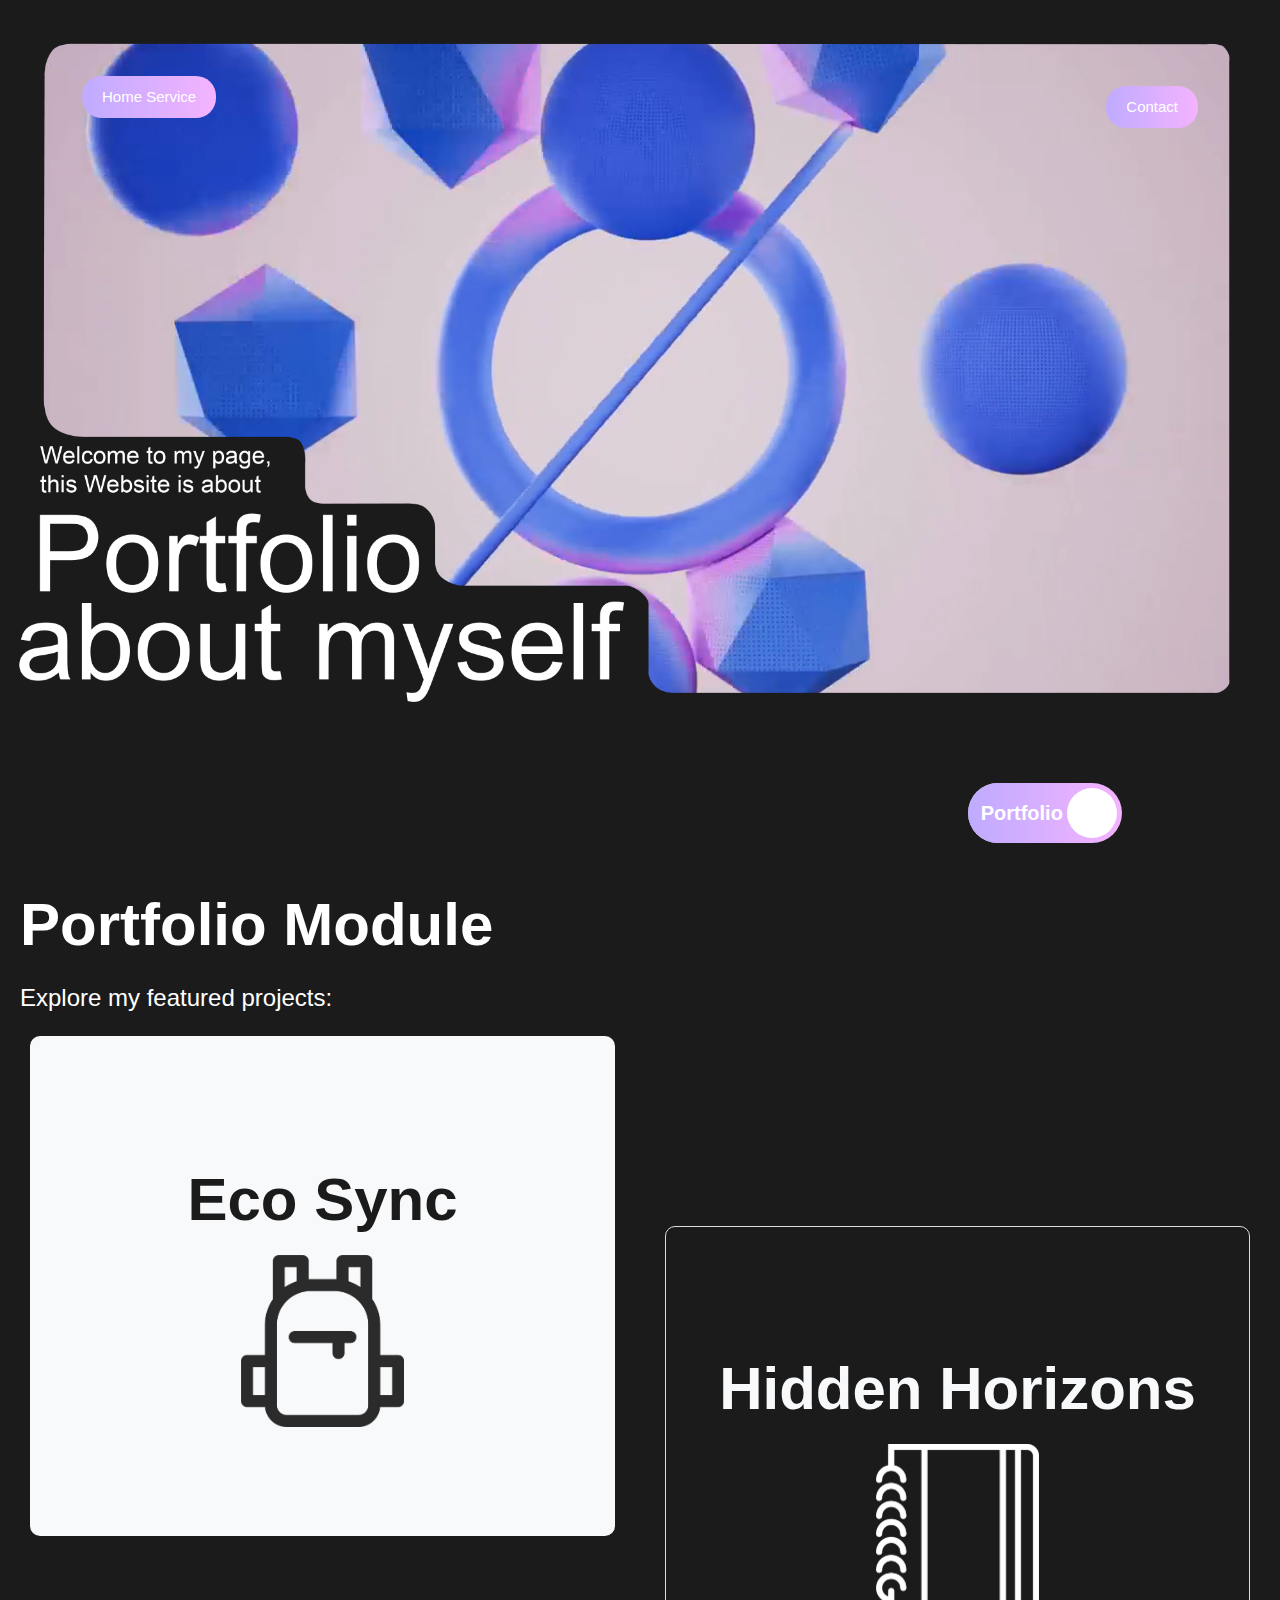
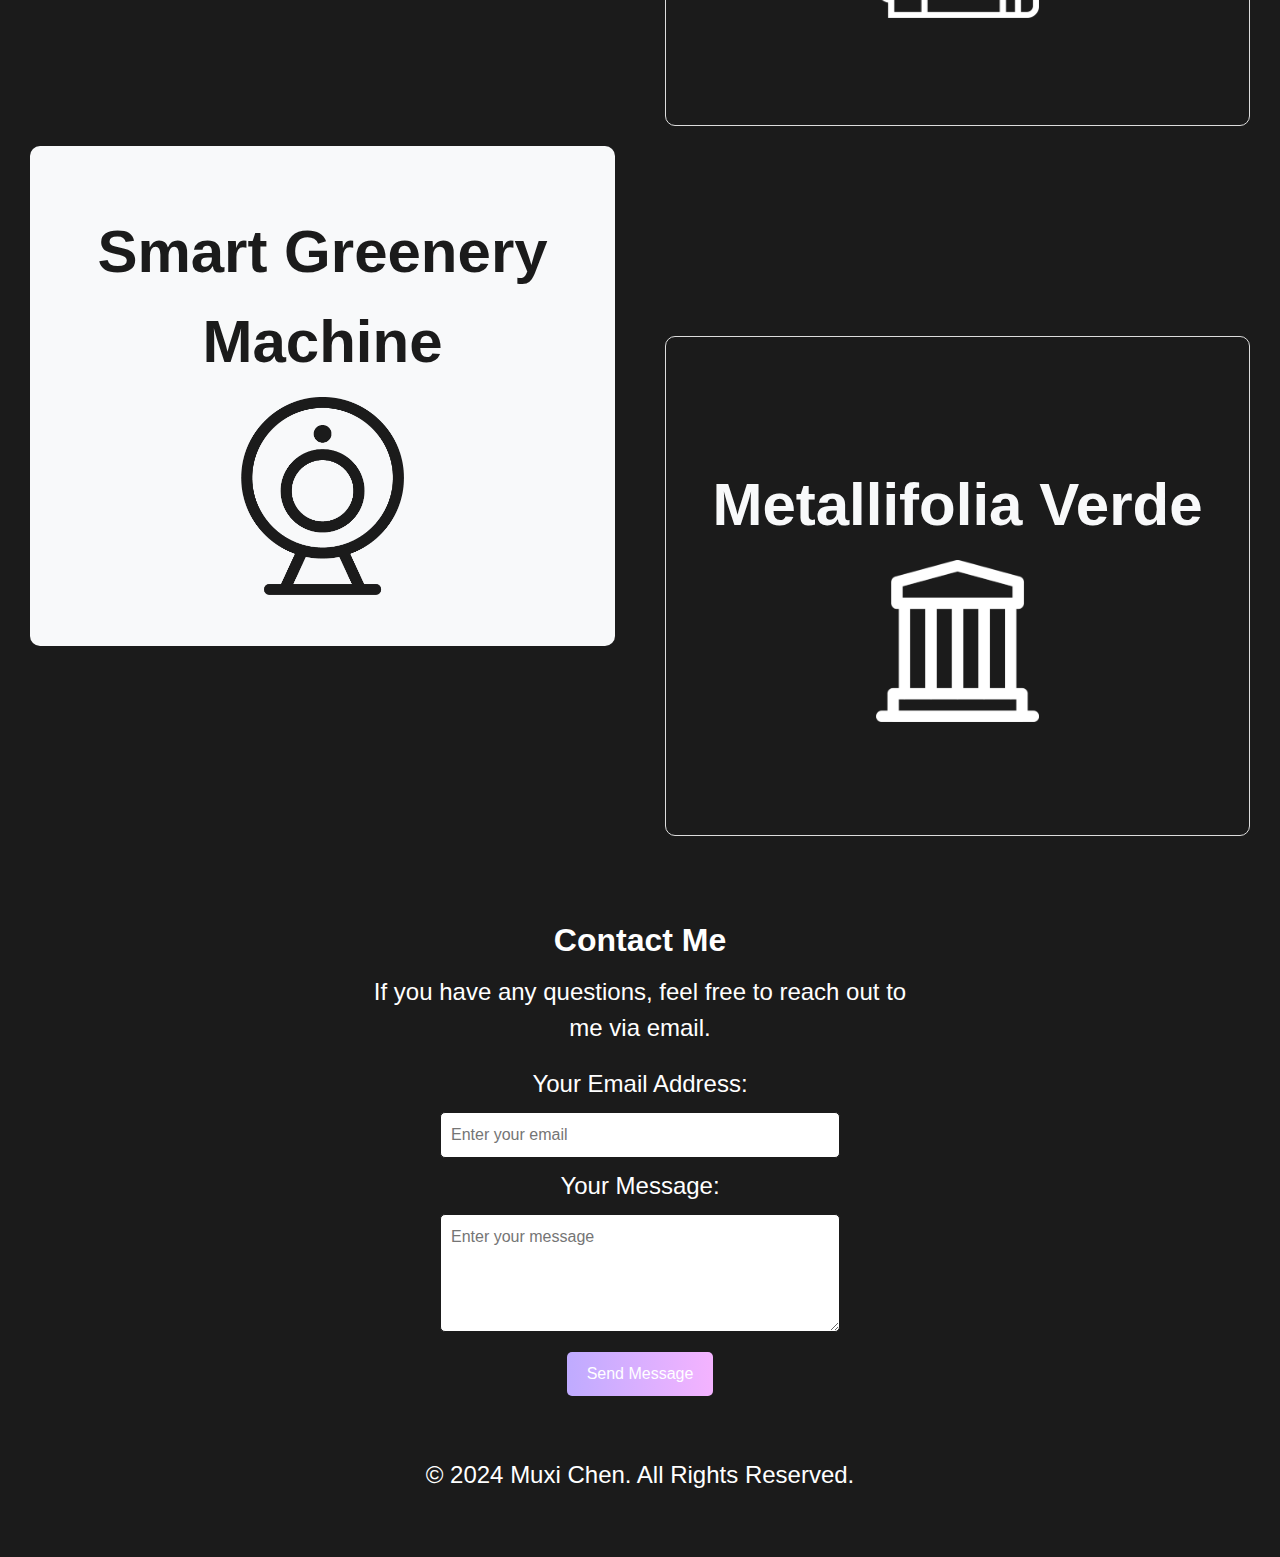
<file: index.html>
<!DOCTYPE html>
<html lang="en">
<head>
    <meta charset="UTF-8">
    <meta name="viewport" content="width=device-width, initial-scale=1.0">
    <title>Muxi Chen's Web</title>
    <link rel="stylesheet" href="w3.css">
    <link rel="stylesheet" href="flip-card.css">
    <link rel="stylesheet" href="styles.css">
</head>
<body>
    <!-- Main container -->
    <div class="container w3-display-container">
        <img src="img/broad1.png" alt="Image Description" class="image-overlay">
        <!-- Video Container -->
        <div class="video-container">
            <video autoplay loop muted>
                <source src="video/practice_1.mp4" type="video/mp4">
                Your browser does not support the video tag.
            </video>
    
            <!-- color block -->
            <div class="color-block text1" style="top: 8%; left: 5%; z-index: 4;">
                Home Service
            </div>
            <button class="color-block text1 top-button" style="top: 8%; right: 5%; z-index: 4;" onclick="scrollToContent('footer-contact')">
                Contact
            </button>
        </div>
    </div>

    <br><br>


    <!-- Switch Button -->
    <div class="switch">
        <input type="checkbox" id="toggle" />
        <label class="slider" for="toggle">
            <span class="circle-text self">Self</span>
            <span class="circle-text portfolio">Portfolio</span>
        </label>
    </div>
<br><br><br>
    <!-- Portfolio Module Section -->
    <section id="portfolio-module" class="module w3-container">
        <h2 class="card-title">Portfolio Module</h2>
        <h3 class="card-content">Explore my featured projects:</h3>
        <!-- Card Row 1 -->
        <div class="card-row">
            <div class="flip-container">
                <div class="flip-card">
                    <div class="flip-card-front card-white ">
                        <div class="card-content">
                            <h3 class="card-title">Eco Sync</h3>
                            <img src="img/portfolio/背包灰.png" class="card2-image">
                        </div>
                    </div>
                    <div class="flip-card-back card-white">
                        <div class="card-content">
                            <p>This project aims to explore the interrelationship between humans and nature,
                                emphasizing the impact of human activities on the environment and ecosystems.
                                We hope to design a wearable device that helps users realize how their behaviors
                                directly or indirectly affect nature.</p>
                            <a href="eco-sync.html" target="_blank">Learn More</a>
                        </div>
                    </div>
                </div>
            </div>
    
            <div class="flip-container">
                <div class="flip-card">
                    <div class="flip-card-front card-black">
                        <div class="card-content">
                            <h3 class="card-title">Hidden Horizons</h3>
                            <img src="img/portfolio/笔记本白.png" class="card2-image">
                        </div>
                    </div>
                    <div class="flip-card-back card-black">
                        <div class="card-content">
                            <p>In our daily lives, many subtle moments and details are often overlooked, 
                                yet these details contain rich beauty and stories. My project amplifies 
                                and displays these forgotten details through an interactive game, 
                                exploring the fun and meaning behind them. </p>
                            <h4>Learn More</h4>
                        </div>
                    </div>
                </div>
            </div>
        </div>
    
        <!-- Card Row 2 -->
        <div class="card-row">
            <div class="flip-container">
                <div class="flip-card">
                    <div class="flip-card-front card-white ">
                        <div class="card-content">
                            <h3 class="card-title">Smart Greenery Machine</h3>
                            <img src="img/portfolio/摄像头灰.png" class="card2-image">
                        </div>
                    </div>
                    <div class="flip-card-back card-white">
                        <div class="card-content">
                            <p>This project aims to explore the interrelationship between humans and nature,
                                emphasizing the impact of human activities on the environment and ecosystems.
                                We hope to design a wearable device that helps users realize how their behaviors
                                directly or indirectly affect nature.</p>
                            <h4>Learn More</h4>
                        </div>
                    </div>
                </div>
            </div>
    
            <div class="flip-container">
                <div class="flip-card">
                    <div class="flip-card-front card-black">
                        <div class="card-content">
                            <h3 class="card-title">Metallifolia Verde</h3>
                            <img src="img/portfolio/博物馆白.png" class="card2-image">
                        </div>
                    </div>
                    <div class="flip-card-back card-black">
                        <div class="card-content">
                            <p> In art galleries, it happens all the time that young children inadvertently or intentionally 
                                damage artwork. These incidents have sparked widespread discussion, inspiring concerns 
                                about art preservation and children's behavior.</p>
                            <h4>Learn More</h4>
                        </div>
                    </div>
                </div>
            </div>
        </div>
    </section>
    
    
    <!-- Self Module Section -->
    <section id="self-module" class="module active w3-container">
        <h2 class="card-title">Self Module</h2>
        <h3 class="card-content">Explore my interests:</h3>
        <!-- Card Row 1 -->
        <div class="card-row">
            <div class="flip-container">
                <div class="flip-card">
                    <div class="flip-card-front card-purple ">
                        <div class="card-content">
                            <h3 class="card-title">Cultural Exploration:Travel</h3>
                            <img src="img/self/travel 灰色.png" class="card2-image">
                        </div>
                    </div>
                    <div class="flip-card-back card-white">
                        <div class="card-content">
                            <p>Through visiting 13 places, I had deeply explored a diverse range of cultures,
                                from Western modern civilization to Eastern traditional cultures.</p>
                            <a href="travel.html" target="_blank">Learn More</a>
                        </div>
                    </div>
                </div>
            </div>
    
            <div class="flip-container">
                <div class="flip-card">
                    <div class="flip-card-front card-purple">
                        <div class="card-content">
                            <h3 class="card-title">Budgeting Tips:Money Management</h3>
                            <img src="img/self/money 灰色.png" class="card2-image">
                        </div>
                    </div>
                    <div class="flip-card-back card-white">
                        <div class="card-content">
                            <p>Since April 2022, I've gained better control over your spending by
                                tracking expenses and gaining a clearer understanding of your financial
                                habits.</p>
                            <a href="money-management.html" target="_blank">Learn More</a>
                        </div>
                    </div>
                </div>
            </div>
        </div>
    
        <!-- Card Row 2 -->
        <div class="card-row">
            <div class="flip-container">
                <div class="flip-card w3-half">
                    <div class="flip-card-front card-purple">
                        <div class="card-content">
                            <h3 class="card-title">Gaming Insights:Genshin Impact</h3>
                            <img src="img/self/原神 灰色.png" class="card2-image">
                        </div>
                    </div>
                    <div class="flip-card-back card-white">
                        <div class="card-content">
                            <p>I've played several games, but I only mention Genshin
                                Impact because it's the one I've stuck with the longest and never grown tired of.
                                It's become a part of who I am.
                                (By the way, I've been playing it for 1260 days!)</p>
                            <a href="genshin-impact.html" target="_blank">Learn More</a>
                        </div>
                    </div>
                </div>
            </div>
            <div class="flip-container">
    
            </div>
        </div>
    </section>


        <footer class="footer" id="footer-contact">
            <div class="footer-content">
              <!-- Contact -->
              <div class="contact card-content">
                <h3>Contact Me</h3>
                <p>If you have any questions, feel free to reach out to me via email.</p>
                
                <form action="mailto:174934qq@gmail.com" method="POST" enctype="text/plain">
                  <label for="email">Your Email Address:</label>
                  <input type="email" id="email" name="email" required placeholder="Enter your email">
                  
                  <label for="message">Your Message:</label>
                  <textarea id="message" name="message" rows="4" placeholder="Enter your message"></textarea>
                  
                  <button type="submit">Send Message</button>
                </form>
              </div>
            </div>
            
            <!-- Footer -->
            <div class="footer-bottom">
              <p>© 2024 Muxi Chen. All Rights Reserved.</p>
            </div>
          </footer>


    <script src="script.js"></script>
</body>
</html>
</file>
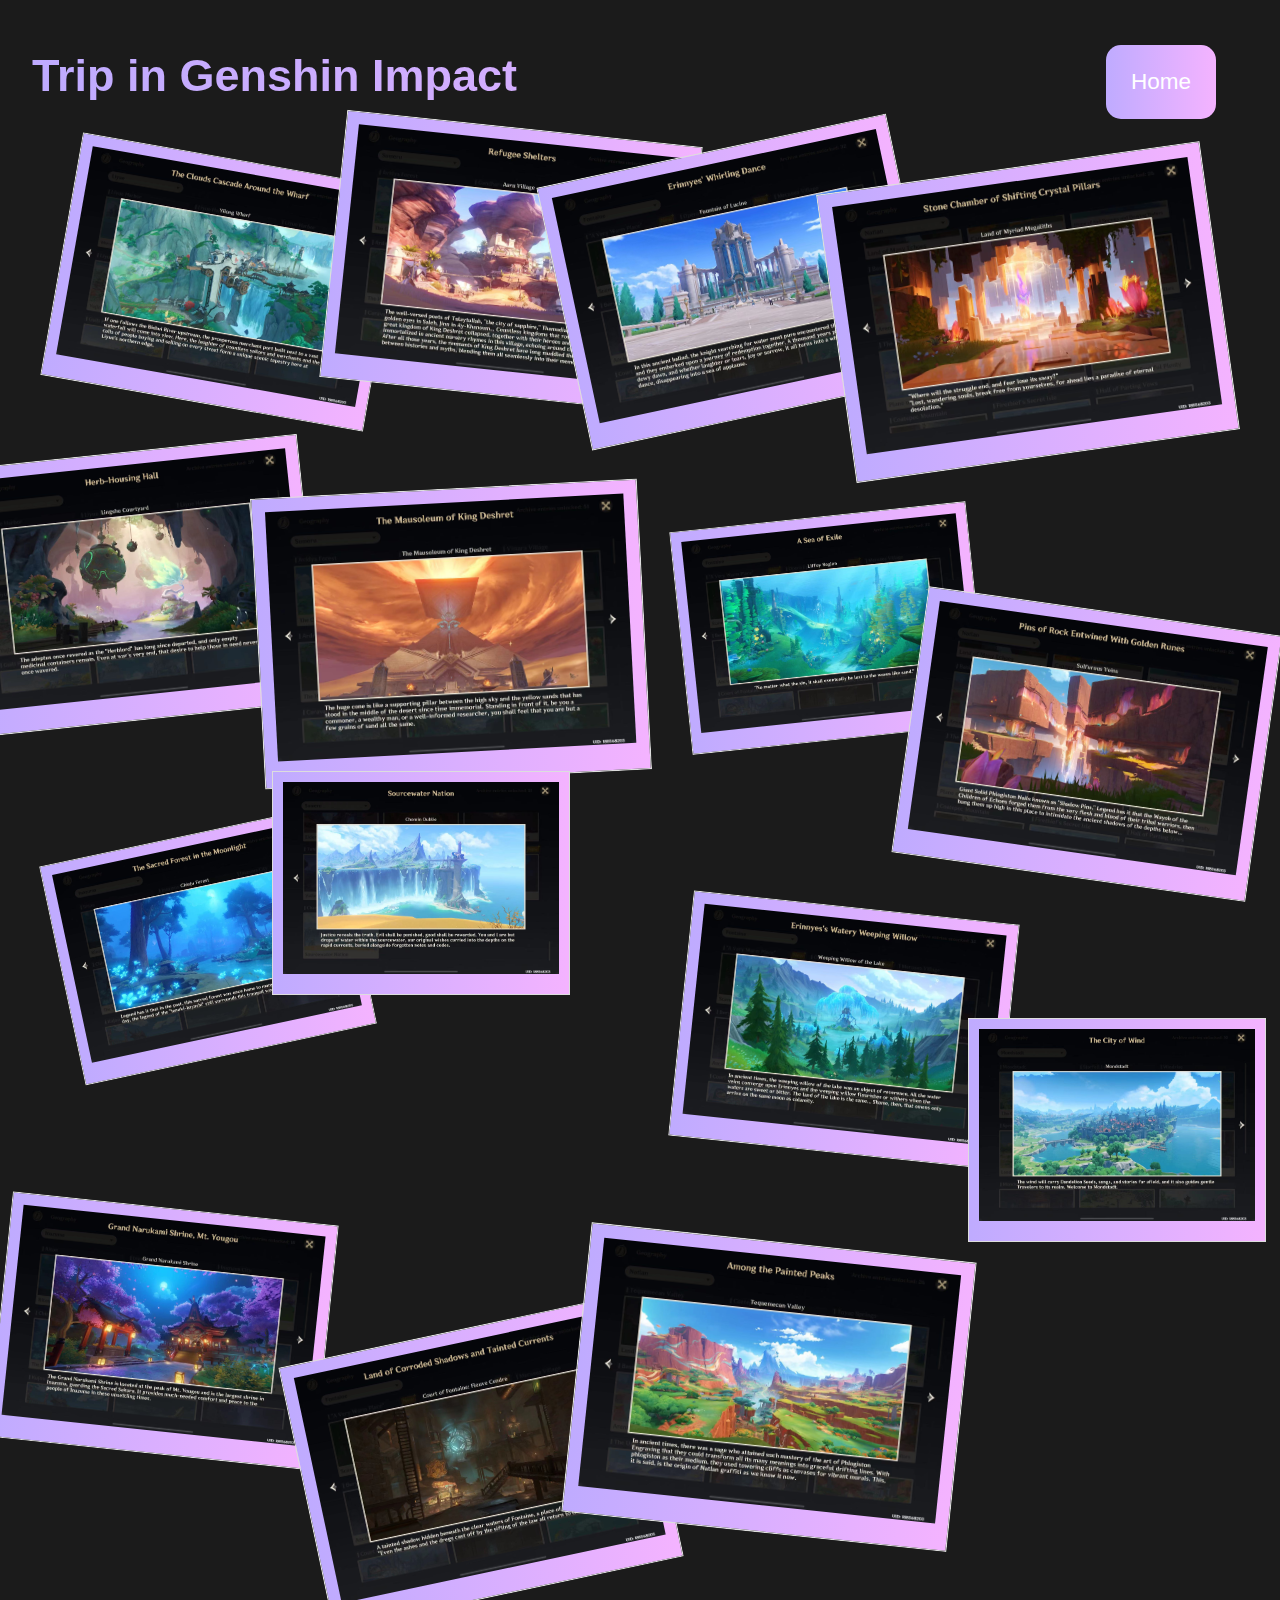
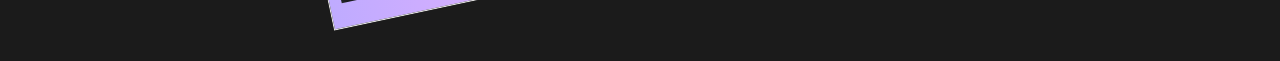
<file: genshin-impact.html>
<!DOCTYPE html>
<head>
  <meta charset="UTF-8">
  <meta name="viewport" content="width=device-width, initial-scale=1.0">
  <title>Genshin Impact trip</title>
  <link rel="stylesheet" href="w3.css">
  <link rel="stylesheet" href="game-style.css">
</head>
<body>
  <!-- CSS Animation and Transformations (CSDN Blog):
    https://blog.csdn.net/weixin_35915828/article/details/117797022-->

  <!-- Header -->
  <div class="header">
    <div class="gradient-text">
      <h1>Trip in Genshin Impact</h1>
    </div>
  </div>
  <div class="buttons">
    <a href="index.html"><button>Home</button></a>
  </div>

  <!-- Photo -->
  <div class="row">
    <div class="column">
      <div class="photo">
        <img src="img/game/1.jpg" class="img1">
        <p class="caption">I've been playing for 1260 days!!</p>
      </div>
      <div class="photo">
        <img src="img/game/2.jpg" class="img2">
        <p class="caption">The game’s progression system teaches me to be patient, rewarding persistence over time.</p>
      </div>
      <div class="photo">
        <img src="img/game/3.jpg" class="img3">
        <p class="caption">The depth of the game’s story and its world-building have deepened my appreciation for
          well-crafted narratives.</p>
      </div>
      <div class="photo">
        <img src="img/game/4.jpg" class="img4">
        <p class="caption">Genshin Impact has broadened my understanding of different cultures, drawing inspiration from
          various real-world traditions.</p>
      </div>
    </div>

    <div class="column">
      <div class="photo">
        <img src="img/game/5.jpg" class="img5">
        <p class="caption">Watching my progress unfold slowly over time teaches me to focus on long-term goals rather
          than instant gratification.</p>
      </div>
      <div class="photo">
        <img src="img/game/6.jpg" class="img6">
        <p class="caption">All my maps are at a 100% exploration!!</p>
      </div>
      <div class="photo">
        <img src="img/game/7.jpg" class="img7">
        <p class="caption">Whether exploring new regions or simply battling monsters, the game offers a mental break
          from everyday life.</p>
      </div>
      <div class="photo">
        <img src="img/game/8.jpg" class="img8">
        <p class="caption">Genshin Impact's combat system challenges me to think critically, developing my ability to
          solve problems on the fly.</p>
      </div>
    </div>

    <div class="column">
      <div class="photo">
        <img src="img/game/9.jpg" class="img9">
        <p class="caption">I had 77 characters!</p>
      </div>
      <div class="photo">
        <img src="img/game/10.jpg" class="img10">
        <p class="caption">By interacting with players from different countries, I have improved my understanding of
          other cultures and my ability to communicate across cultures.</p>
      </div>
      <div class="photo">
        <img src="img/game/11.jpg" class="img11">
        <p class="caption">I opened 6,583 treasure chests!!</p>
      </div>
      <div class="photo">
        <img src="img/game/12.jpg" class="img12">
        <p class="caption">The game's world is constantly updated and changing, and I've learned to adapt to different
          environments and game mechanics.</p>
      </div>
    </div>

    <div class="column">
      <div class="photo">
        <img src="img/game/13.jpg" class="img13">
        <p class="caption">The visual effects and music of the game have improved my perception of beauty and aesthetic
          concept.</p>
      </div>
      <div class="photo">
        <img src="img/game/14.jpg" class="img14">
        <p class="caption">Completing daily tasks, challenges and explorations in limited time has developed my time
          management skills.</p>
      </div>
      <div class="photo">
        <img src="img/game/15.jpg" class="img15">
        <p class="caption">Setting goals and achieving accomplishments gives me great satisfaction and motivates me to
          pursue more success.</p>
      </div>
    </div>
  </div>
</body>
</html>
</file>
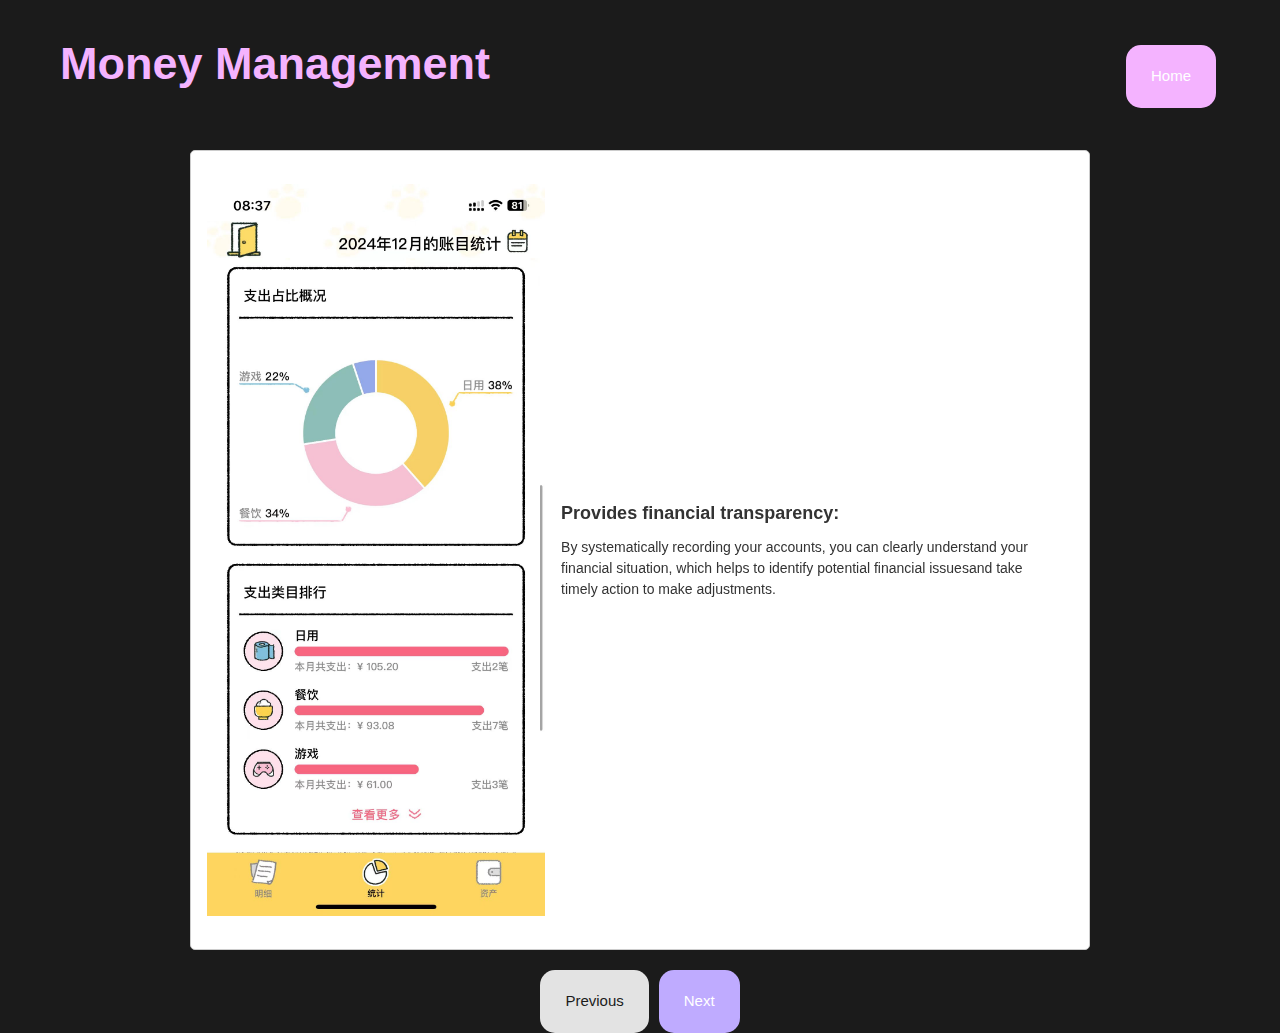
<file: money-management.html>
<!DOCTYPE html>
<html lang="zh">
<head>
    <meta charset="UTF-8">
    <meta name="viewport" content="width=device-width, initial-scale=1.0">
    <title>Money Management</title>
    <link rel="stylesheet" href="money-management-styles.css">
    <link rel="stylesheet" href="w3.css">
</head>

<body>
    <div class="header">
      <div class="gradient-text">
        <h1>Money Management </h1>
      </div>
      <div class="buttons">
        <a href="index.html"><button>Home</button></a>
      </div>
    </div>
<br>
    <div class="w3-container">
      <div class="flip-container" id="flip-container">
          <div class="flipper">
              <div class="front w3-row-padding">
                <div class="w3-col w3-twothird">
                  <img id="front-image" src="" alt="Image">
                </div>
                <div class="w3-col w3-rest">
                  <div class="title" id="front-title"></div>
                  <div class="description" id="front-description"></div>
                </div> 
              </div>
              <div class="back w3-row-padding">
                <div class="w3-col w3-twothird">
                  <img id="back-image" src="" alt="Image">
                </div>
                <div class="w3-col w3-rest">
                  <div class="title" id="back-title"></div>
                  <div class="description" id="back-description"></div>
                </div> 
              </div>
          </div>
      </div>
      <div class="nav-buttons">
          <button class="prev-btn" onclick="previousPage()">Previous</button>
          <button class="next-btn" onclick="nextPage()">Next</button>
      </div>
  </div>

    <script src="money-management-script.js"></script>
</body>
</html>
</file>
<file: flip-card.css>
.flip-container {
    perspective: 1000px;
    /* Creates the 3D perspective */
    flex: 1 1 auto;
    /* Let the cards equally share the row space */
    max-width: 100%;
    /* Ensure no card exceeds the row width */
    margin: 10px;
    /* Optional spacing between cards */
}

/* Flip card */
.flip-card {
    width: 100%;
    /* Full width of the container */
    height: 300px;
    /* Default height */
    position: relative;
    transform-style: preserve-3d;
    transition: transform 0.6s ease-in-out;
    /* Smooth flipping */
}

/* Flip on hover */
.flip-container:hover .flip-card {
    transform: rotateY(180deg);
}

/* Flip active */
.flip-container:active .flip-card {
    transform: rotateY(180deg);
}

/* Card faces */
.flip-card-front,
.flip-card-back {
    position: absolute;
    width: 100%;
    height: 100%;
    backface-visibility: hidden;
    /* Hides the side not facing the screen */
    border-radius: 10px;
    display: flex;
    justify-content: center;
    align-items: center;
    flex-direction: column;
    /* Ensure vertical stacking of content */
    font-size: 1.2rem;
    font-weight: bold;
    text-align: center;
    /* Center-align text */
}

.flip-card-front {
    background-color: #4caf50;
    /* Green */
    color: white;
    padding: 20px;
}

.flip-card-back {
    background-color: #2196f3;
    /* Blue */
    color: white;
    padding: 20px;
    transform: rotateY(180deg);
    /* Start back side flipped */
}

/* Links and text styling */
.card-content p {
    margin: 10px 0;
    /* Spacing between lines */
    padding-left: 15%;
    padding-right: 15%;
    font-size: 1.5rem;
}

.card-content a {
    color: #2196f3;
    text-decoration: underline;
    margin: 5px 0;
    /* Spacing between links */
}

/* Row layout */
.card-row {
    display: flex;
    justify-content: space-between;
    /* Distribute cards equally */
    gap: 10px;
    /* No extra gap between cards */

}

.card-title {
    font-size: 4rem;
    font-weight: bold;
    margin-bottom: 10px;
}

.card-white {
    background-color: #f8f9fa;
    color: #1B1B1B;
}

.card-black {
    border: 1px solid #ddd;
    background-color: #1B1B1B;
    color: #f8f9fa;
}

.card-purple {
    background: linear-gradient(to right, #BFABFF, #F4B3FF);
}

/* Responsive Design */
@media (max-width: 768px) {
    .card-row {
        flex-direction: column;
        /* Stack cards vertically on small screens */
    }

    .flip-container {
        margin: 0 0 40px 0;
        /* Add spacing between stacked cards */
    }

    .card-title {
        font-size: 2.5rem;
        font-weight: bold;
        margin-bottom: 10px;
    }

    .card-content p {
        font-size: 1rem;
        /* Spacing between lines */
    }
}

@media (min-width: 768px) and (max-width: 1024px) {

    /* Stagger effect */
    .card-row .flip-container:nth-child(1) {
        align-self: flex-start;
        /* Move the first card up */
        margin-bottom: 200px;
        /* Optional for better spacing */
    }

    .card-row .flip-container:nth-child(2) {
        align-self: flex-end;
        /* Move the second card down */
        margin-top: 200px;
        /* Optional for better spacing */
    }

    .card-title {
        font-size: 2rem;
        font-weight: bold;
        margin-bottom: 10px;
    }

    .card-content p {
        margin: 10px 0;
        font-size: 1rem;
        /* Spacing between lines */
    }

    .card-row {
        gap: 15px;
    }
}

@media (min-width: 1024px) {

    /* Stagger effect */
    .card-row .flip-container:nth-child(1) {
        align-self: flex-start;
        /* Move the first card up */
        margin-bottom: 200px;
        /* Optional for better spacing */
    }

    .card-row .flip-container:nth-child(2) {
        align-self: flex-end;
        /* Move the second card down */
        margin-top: 200px;
        /* Optional for better spacing */
    }

    .flip-card {
        height: 500px;
    }

    .card-row {
        display: flex;
        justify-content: center;
        align-items: center;
        /* Add spacing between cards */
        flex-wrap: wrap;
        /* Allow wrapping for smaller screen widths */
        width: 100%;
        /* Ensure the row spans full width of the container */
        max-width: 1780px;
        /* Restrict row width for centering */
        margin: 0 auto;
        /* Center the row in the parent container */
        gap: 30px;
    }
}
</file>
<file: styles.css>
/* Full screen black background */
body {
  margin: 0;
  background-color: #1B1B1B;
  font-family: Arial, sans-serif;
  color: white;
  line-height: 1.5;
}

/* Main Container */
.container {
  /* max-width: 1200px; */
  margin: 0 auto;
  padding: 20px;
}

/* Picture style */
.image-overlay {
  position: absolute;
  top: 0;
  left: 0;
  width: 100%;
  z-index: 2; /* on the top */
}

/* Video Container */
.video-container {
  position: relative;
  width: 100%;
  margin: 0 auto; 
  aspect-ratio: 16 / 9; /* Fixed aspect ratio */
  border-radius: 20px;
  overflow: hidden;
}

video {
  width: 100%;
  height: 100%;
  object-fit: cover; /* Make sure the video content fills the container */
}

/* Color Block */
.color-block {
  position: absolute;
  padding: 10px 20px;
  background-color: rgba(255, 255, 255, 0.7);
  border-radius: 20px;
  font-size: 1rem;
  color: rgb(255, 254, 254);
  font-family: Arial, sans-serif;
  z-index: 1;  
}

.top-button {
  padding: 10px 20px;
  color: white;
  border: none;
  cursor: pointer;
  margin-top: 10px;
}

.top-button:hover {
  background: #BFABFF;
}

.text1{
  background: linear-gradient(to right, #BFABFF, #F4B3FF)
}


.switch {
  position: absolute;
  display: inline-block;
  width: 120px;
  height: 60px;
  background-color: #ccc;
  border-radius: 30px;
  right: 15%;
}

/* Hide the check box */
.switch input {
  opacity: 0; /* Transparency is set to 0 to hide it visually */
  width: 0;
  height: 0;
}


.slider {
  position: absolute;
  cursor: pointer; /*When the mouse hovers over the element, the cursor changes to a hand pointer.*/
  top: 0;
  left: 0;
  width: 128%;
  height: 100%;
  background: linear-gradient(to right, #BFABFF, #F4B3FF); /*The gradient extends from left to right*/
  border-radius: 30px;
  transition: background-color 0.4s ease; /*Animate changes to the background-color property*/
}

/* Round button */
.slider:before {
  position: absolute;
  content: "";
  height: 50px;
  width: 50px;
  background-color: white;
  border-radius: 50%;
  top: 5px;
  left: calc(100% - 55px); /* The left value of the element is positioned at the end of the width 
  of the parent element (100%), but is slightly shifted to the left by 55 pixels. */
  transition: transform 0.4s ease;
}

/* Style when selected */
.switch input:checked + .slider {
  background: #ccc; 
}

/* Round button moves when selected */
.switch input:checked + .slider:before {
  transform: translateX(-93px); /* Move the X-axis 93 pixels to the left */
}


.circle-text {
  position: absolute;
  top: 50%;
  transform: translateY(-50%);
  font-weight: bold;
  font-size: 18px;
  color: white;
  pointer-events: none;
  user-select: none;
  transition: opacity 0.3s ease, transform 0.3s ease;
  z-index: -1; /* All text is placed below the round button by default */
}

/* Displays the 'Portfolio' text in the initial state */
.circle-text.portfolio {
  left: 35%;  /* Make sure it is located to the left inside the button */
  font-size: 20px;
  z-index: 1;  
  opacity: 1;  
  transform: translate(-50%, -50%); /* Center elements horizontally and vertically */
}

/* Hides the 'Self' text in the initial state */
.circle-text.self {
  left: 75%;  
  font-size: 20px;
  opacity: 0;   
  transform: translate(-50%, -50%); /* Center elements horizontally and vertically */
  z-index: -1;
}

/* After toggle, the 'Portfolio' text hides */
.switch input:checked + .slider .circle-text.portfolio {
  opacity: 0;  
  transform: translate(-50%, -50%) scale(0); 
  z-index: -1; 
}

/* After switching, the 'Self' text appears */
.switch input:checked + .slider .circle-text.self {
  opacity: 1; 
  transform: translate(-50%, -50%) scale(1); 
  z-index: 1; 
}





.module {
  display: none;
  padding: 20px;
}

.module.active {
  display: block;
}




.card2-image {
  width: 30%;
  height: auto;
  display: block; 
  margin: 0 auto; 
}


/* Footer All */
.footer {
  background-color: #1B1B1B;
  color: white;
  padding: 40px 20px;
  text-align: center;
}

/* Footer Content */
.footer-content {
  display: flex;
  justify-content: center;
  flex-direction: column;
  gap: 20px;
  max-width: 800px;
  margin: 0 auto;
}

/* Contact */
.contact h3 {
  margin-bottom: 10px;
  font-size: 24px;
  font-weight: bold;
}

.contact p {
  font-size: 16px;
  line-height: 1.5;
  margin-bottom: 20px;
}

.contact form {
  display: flex;
  flex-direction: column;
  gap: 10px;
  align-items: center;
}

.contact label {
  font-size: 16px;
}

.contact input[type="email"], .contact textarea {
  padding: 10px;
  width: 100%;
  max-width: 400px;
  font-size: 16px;
  border: 1px solid #1B1B1B;
  border-radius: 5px;
}

.contact textarea {
  resize: vertical;
}

.contact button {
  padding: 10px 20px;
  font-size: 16px;
  background: linear-gradient(to right, #BFABFF, #F4B3FF);
  color: white;
  border: none;
  border-radius: 5px;
  cursor: pointer;
  margin-top: 10px;
}

.contact button:hover {
  background: #BFABFF;
}

/* Footer */
.footer-bottom {
  margin-top: 40px;
  border-top: 1px solid #1B1B1B;
  padding-top: 10px;
}

.footer-bottom p {
  font-size: 16px;
  margin-top: 10px;
}

.footer h3 {
  font-size: 32px;
  font-weight: bold;
}

.footer p, .footer label{
  font-size: 24px;
}

.footer-bottom p {
  font-size: 24px;
}

@media (max-width: 768px) {
  .card2-image {
    width: 20%;
  }
}
</file>
<file: game-style.css>
* {
  background-color: #1b1b1b;
}

body {
  margin: 0;
  font-family: Arial;
  justify-content: center;
  align-items: center;
}

.header {
  text-align: left;
  padding: 32px;
}

.header h1 {
  font-size: 3rem;
  font-weight: bold;
  background: linear-gradient(to right, #BFABFF, #F4B3FF);
  -webkit-text-fill-color: transparent;
  -webkit-background-clip: text; /*CSS Gradient Text Tutorial: https://cssgradient.io/blog/css-gradient-text/*/
}

.row {
  display: -ms-flexbox;
  /* IE10 */
  display: flex;
  -ms-flex-wrap: wrap;
  /* IE10 */
  flex-wrap: wrap;
  padding: 0 4px;
}

/* Create four equal columns that sits next to each other */
.column {
  -ms-flex: 25%;
  /* IE10 */
  flex: 25%;
  max-width: 25%;
  padding: 10px 10px;
  align-items: center;
  display: flex;
  flex-direction: column;
}

.img1 {
  position: relative;
  left: 20%;
  scale: 1.1;
  -webkit-transform: rotateZ(10deg);
  transform: rotateZ(10deg);
}

.img2 {
  position: relative;
  left: -10%;
  scale: 1.2;
  -webkit-transform: rotateZ(-6deg);
  transform: rotateZ(-6deg);
}

.img3 {
  position: relative;
  left: 15%;
  scale: 1;
  -webkit-transform: rotateZ(-12deg);
  transform: rotateZ(-12deg);
}

.img4 {
  position: relative;
  left: 0%;
  scale: 1.1;
  -webkit-transform: rotateZ(6deg);
  transform: rotateZ(6deg);
}

.img5 {
  position: relative;
  left: 10%;
  top: -5%;
  scale: 1.2;
  -webkit-transform: rotateZ(6deg);
  transform: rotateZ(6deg);
}

.img6 {
  position: relative;
  left: -10%;
  top: -10%;
  scale: 1.3;
  -webkit-transform: rotateZ(-3deg);
  transform: rotateZ(-3deg);
}

.img7 {
  position: relative;
  left: -20%;
  top: -30%;
  scale: 1;
  -webkit-transform: rotateZ(0deg);
  transform: rotateZ(0deg);
}

.img8 {
  position: relative;
  top: 20%;
  scale: 1.2;
  -webkit-transform: rotateZ(-12deg);
  transform: rotateZ(-12deg);
}

.img9 {
  position: relative;
  left: -20%;
  scale: 1.2;
  -webkit-transform: rotateZ(-12deg);
  transform: rotateZ(-12deg);
}

.img10 {
  position: relative;
  left: 10%;
  top: 10%;
  scale: 1;
  -webkit-transform: rotateZ(-6deg);
  transform: rotateZ(-6deg);
}

.img11 {
  position: relative;
  left: 15%;
  top: 10%;
  scale: 1.1;
  -webkit-transform: rotateZ(6deg);
  transform: rotateZ(6deg);
}

.img12 {
  position: relative;
  left: -10%;
  top: 20%;
  scale: 1.3;
  -webkit-transform: rotateZ(6deg);
  transform: rotateZ(6deg);
}

.img13 {
  position: relative;
  left: -30%;
  top: 8%;
  scale: 1.3;
  -webkit-transform: rotateZ(-8deg);
  transform: rotateZ(-8deg);
}

.img14 {
  position: relative;
  left: -10%;
  top: 20%;
  scale: 1.2;
  -webkit-transform: rotateZ(8deg);
  transform: rotateZ(8deg);
}

.img15 {
  position: relative;
  left: 0%;
  top: 20%;
  scale: 1;
  -webkit-transform: rotateZ(0deg);
  transform: rotateZ(0deg);
}


.column img {
  margin-top: 8px;
  vertical-align: middle;
  width: 100%;
  max-width: 300px;
  max-height: 300px;
  padding: 10px 10px 20px;
  background: #fff;
  border: 1px solid #ddd;
  -webkit-transition: 0.2s;
  transition: 0.2s;
  background: linear-gradient(to right, #BFABFF, #F4B3FF);
  
}

img:hover {
  max-width: 100%;
  -webkit-transform: scale(1.5) rotateZ(0deg);
  transform: scale(1.5) rotateZ(0deg);
  box-shadow: 2px 2px 5px #555;
  z-index: 2;
}

.caption {
  position: relative;
  bottom: 70%;
  left: 50%;
  transform: translateX(-50%);
  background: rgba(227, 149, 227, 0.7);
  color: #fff;
  padding: 5px 10px;
  border-radius: 5px;
  font-size: 18px;
  visibility: hidden;
  transition: opacity 0.4s ease;
  
  pointer-events: none; /* Does not respond to any mouse events */
  z-index: 5;
}

.photo img.expanded {
  z-index: 4;
}

.photo:hover .caption {
  opacity: 1;
  
  visibility: visible;
}

.buttons {
  background-color: #1b1b1b00;
  position: fixed;
  top: 5%;
  right: 5%;
  z-index: 1000;
}


button {
  padding: 20px 25px;
  font-size: 1.5rem;
  background: linear-gradient(to right, #BFABFF, #F4B3FF);
  color: white;
  border: none;
  border-radius: 15px;
  cursor: pointer;
  margin-right: 0; 
  left: 10%;
}

button:hover {
  background: #BFABFF;
}

/* Responsive layout - makes a two column-layout instead of four columns */
@media screen and (max-width: 1200px) {
  .column {
    -ms-flex: 50%;
    flex: 50%;
    max-width: 50%;
  }

  .buttons {
    transform: scale(0.7);
  }

  .row {
    width: 100%;
    padding-left: 10%;
    padding-right: 10%;
  }
}

/* Responsive layout - makes the two columns stack on top of each other instead of next to each other */
@media screen and (max-width: 800px) {
  .column {
    -ms-flex: 100%;
    flex: 100%;
    max-width: 100%;
  }

  .buttons {
    transform: scale(0.7);
  }

  .row {
    width: 100%;
  }
}
</file>
<file: money-management-styles.css>
body {
    margin: 10px;
    display: flex;
    flex-direction: column;
    justify-content: center;
    align-items: center;
    background-color: #1B1B1B;
}

#book {
    width: 300px;
    height: 450px;
    perspective: 1000px;
    position: relative;
}

.page {
    width: 100%;
    height: 100%;
    position: absolute;
    backface-visibility: hidden;
    transform-style: preserve-3d;
    transition: transform 0.6s;
    display: flex;
    justify-content: center;
    align-items: center;
    flex-direction: column;
}

.page img {
    width: 80%;
    height: auto;
    margin-bottom: 20px;
}

.page.front {
    background-color: #fff;
    z-index: 2;
}

.page.back {
    background-color: #e9ecef;
    transform: rotateY(180deg);
}

h2 {
    margin: 10px 0;
}

p {
    text-align: center;
    font-size: 14px;
    line-height: 1.5;
    padding: 0 10px;
}

/* Button styles */
.controls {
    margin-top: 20px;
    display: flex;
    justify-content: center;
    gap: 10px;
}

button {
    background-color: #BFABFF;
    color: #fff;
    border: none;
    padding: 10px 20px;
    border-radius: 5px;
    cursor: pointer;
    font-size: 16px;
    transition: background-color 0.3s ease;
}

button:hover {
    background-color: #F4B3FF;
}

button:active {
    background-color: #ffffff;
}

/* Previous button style */
.prev-btn {
    background-color: #e3e3e3;
    color:#1B1B1B
}

.prev-btn:hover {
    background-color: #F4B3FF;
}

/* Next button style */
.next-btn {
    background-color: #BFABFF;
}

.next-btn:hover {
    background-color: #F4B3FF;
}


.header {
    display: flex;
    justify-content: space-between;
    width: 100%;
    max-width: 1200px; 
    padding: 20px;
    position: relative;
    top: 0;
  }
  
  .gradient-text h1 {
    font-size: 3rem;  /* Adjust the size as needed */
    font-weight: bold;  /* Optional, to make the text bolder */
    color: #F4B3FF;  /* Gradient for text color */
  }

.buttons a {
    text-decoration: none; 
  }
  

  .buttons {
    position: fixed;  
    top: 5%;      
    right: 5%;       
    z-index: 1000; 
  }  
  
  button {
    padding: 20px 25px;
    font-size: 2.5vw;
    background-color: #F4B3FF;
    color: white;
    border: none;
    border-radius: 15px;
    cursor: pointer;
    transition: background-color 0.3s ease;
    margin-right: 0;  
  }
  
  
  button:hover {
    background-color: pink;
  }


.flip-container {
    perspective: 1600px;
    width: 800px;
    height: 700px;
    margin: 0 auto;
}

/* Responsive Design */
@media (max-width: 768px) {
    .flip-container {
        perspective: 1400px;
        width: 400px;
        height: 400px;
        margin: 0 auto;
    }
}

@media (min-width: 768px) and ( max-width: 1024px) {
    .flip-container {
        perspective: 1400px;
        width: 800px;
        height: 700px;
        margin: 0 auto;
    }
}

@media (min-width: 1024px) {
    .flip-container {
        perspective: 1400px;
        width: 900px;
        height: 800px;
        margin: 0 auto;
    }
}

.flipper {
    position: relative;
    width: 100%;
    height: 100%;
    transform-style: preserve-3d;
    transition: transform 0.6s;
}

.flipper .front,
.flipper .back {
    position: absolute;
    width: 100%;
    height: 100%;
    backface-visibility: hidden;
    display: flex;
    align-items: center;
    justify-content: center;
    text-align: left;
    border: 1px solid #ccc;
    border-radius: 5px;
}

.flipper .front {
    background-color: #fff;
}

.flipper .back {
    background-color: #e9ecef;
    transform: rotateY(180deg);
}

.flipped {
    transform: rotateY(180deg);
}

.title {
    font-size: 18px;
    font-weight: bold;
    color: #333;
    margin-bottom: 5px;
    width: 95%;
}

.description {
    margin-top: 10px;
    font-size: 14px;
    color: #333;
    width: 95%;
}

.nav-buttons {
    display: flex;
    justify-content: center;
    gap: 10px;
    margin-top: 20px;
}

.flipper img {
    max-width: 100%;
    max-height: 100%;
}
</file>
